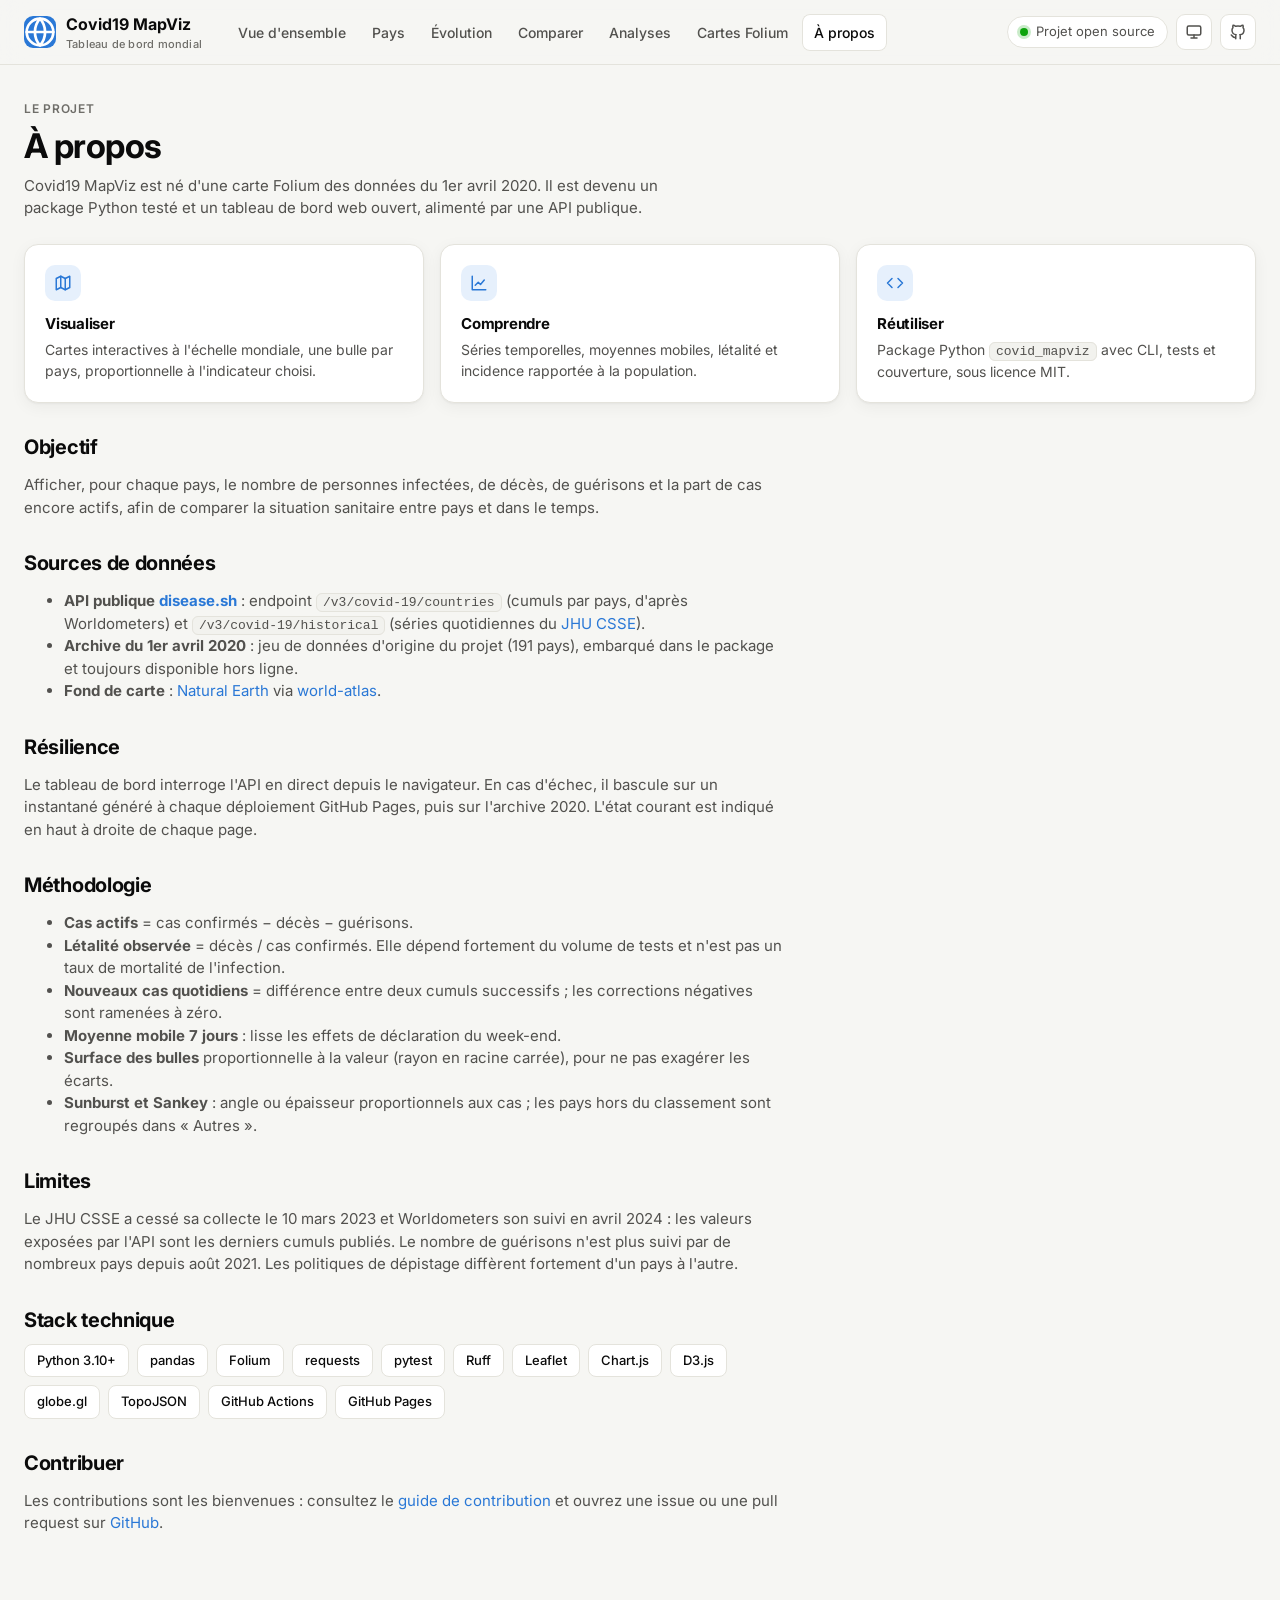
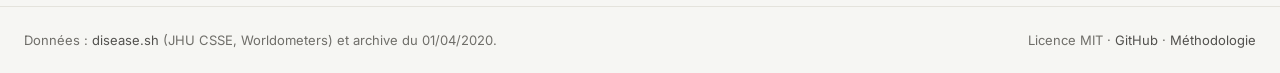
<file: web/a-propos.html>
<!doctype html>
<html lang="fr">
  <head>
    <meta charset="utf-8" />
    <meta name="viewport" content="width=device-width, initial-scale=1" />
    <title>Covid19 MapViz · À propos</title>
    <meta
      name="description"
      content="Objectif du projet, sources de données, méthodologie de calcul, limites et stack technique de Covid19 MapViz."
    />
    <link rel="icon" href="assets/img/favicon.svg" type="image/svg+xml" />
    <link rel="preconnect" href="https://fonts.googleapis.com" />
    <link rel="preconnect" href="https://fonts.gstatic.com" crossorigin />
    <link
      rel="stylesheet"
      href="https://fonts.googleapis.com/css2?family=Inter:wght@400;500;600;700&display=swap"
    />
    <link rel="stylesheet" href="assets/css/style.css" />
  </head>
  <body>
    <div data-header></div>
    <main>
      <div class="container">
        <div class="page-head">
          <div>
            <div class="eyebrow">Le projet</div>
            <h1>À propos</h1>
            <p>
              Covid19 MapViz est né d'une carte Folium des données du 1er avril 2020. Il est devenu un package
              Python testé et un tableau de bord web ouvert, alimenté par une API publique.
            </p>
          </div>
        </div>

        <section class="grid cols-3" style="margin-bottom: 32px">
          <article class="card feature">
            <div class="feature__icon" data-icon="map"></div>
            <h3>Visualiser</h3>
            <p>
              Cartes interactives à l'échelle mondiale, une bulle par pays, proportionnelle à l'indicateur
              choisi.
            </p>
          </article>
          <article class="card feature">
            <div class="feature__icon" data-icon="chart"></div>
            <h3>Comprendre</h3>
            <p>Séries temporelles, moyennes mobiles, létalité et incidence rapportée à la population.</p>
          </article>
          <article class="card feature">
            <div class="feature__icon" data-icon="code"></div>
            <h3>Réutiliser</h3>
            <p>
              Package Python <code class="code">covid_mapviz</code> avec CLI, tests et couverture, sous
              licence MIT.
            </p>
          </article>
        </section>

        <div class="prose">
          <h2>Objectif</h2>
          <p>
            Afficher, pour chaque pays, le nombre de personnes infectées, de décès, de guérisons et la part de
            cas encore actifs, afin de comparer la situation sanitaire entre pays et dans le temps.
          </p>

          <h2>Sources de données</h2>
          <ul>
            <li>
              <strong>API publique <a href="https://disease.sh/docs/">disease.sh</a></strong> : endpoint
              <code>/v3/covid-19/countries</code> (cumuls par pays, d'après Worldometers) et
              <code>/v3/covid-19/historical</code> (séries quotidiennes du
              <a href="https://github.com/CSSEGISandData/COVID-19">JHU CSSE</a>).
            </li>
            <li>
              <strong>Archive du 1er avril 2020</strong> : jeu de données d'origine du projet (191 pays),
              embarqué dans le package et toujours disponible hors ligne.
            </li>
            <li>
              <strong>Fond de carte</strong> :
              <a href="https://www.naturalearthdata.com/">Natural Earth</a> via
              <a href="https://github.com/topojson/world-atlas">world-atlas</a>.
            </li>
          </ul>

          <h2>Résilience</h2>
          <p>
            Le tableau de bord interroge l'API en direct depuis le navigateur. En cas d'échec, il bascule sur
            un instantané généré à chaque déploiement GitHub Pages, puis sur l'archive 2020. L'état courant
            est indiqué en haut à droite de chaque page.
          </p>

          <h2>Méthodologie</h2>
          <ul>
            <li><strong>Cas actifs</strong> = cas confirmés − décès − guérisons.</li>
            <li>
              <strong>Létalité observée</strong> = décès / cas confirmés. Elle dépend fortement du volume de
              tests et n'est pas un taux de mortalité de l'infection.
            </li>
            <li>
              <strong>Nouveaux cas quotidiens</strong> = différence entre deux cumuls successifs ; les
              corrections négatives sont ramenées à zéro.
            </li>
            <li><strong>Moyenne mobile 7 jours</strong> : lisse les effets de déclaration du week-end.</li>
            <li>
              <strong>Surface des bulles</strong> proportionnelle à la valeur (rayon en racine carrée), pour
              ne pas exagérer les écarts.
            </li>
            <li>
              <strong>Sunburst et Sankey</strong> : angle ou épaisseur proportionnels aux cas ; les pays hors
              du classement sont regroupés dans « Autres ».
            </li>
          </ul>

          <h2>Limites</h2>
          <p>
            Le JHU CSSE a cessé sa collecte le 10 mars 2023 et Worldometers son suivi en avril 2024 : les
            valeurs exposées par l'API sont les derniers cumuls publiés. Le nombre de guérisons n'est plus
            suivi par de nombreux pays depuis août 2021. Les politiques de dépistage diffèrent fortement d'un
            pays à l'autre.
          </p>

          <h2>Stack technique</h2>
          <ul class="stack">
            <li>Python 3.10+</li>
            <li>pandas</li>
            <li>Folium</li>
            <li>requests</li>
            <li>pytest</li>
            <li>Ruff</li>
            <li>Leaflet</li>
            <li>Chart.js</li>
            <li>D3.js</li>
            <li>globe.gl</li>
            <li>TopoJSON</li>
            <li>GitHub Actions</li>
            <li>GitHub Pages</li>
          </ul>

          <h2>Contribuer</h2>
          <p>
            Les contributions sont les bienvenues : consultez le
            <a href="https://github.com/Aziguy/Covid19_MapViz/blob/master/CONTRIBUTING.md"
              >guide de contribution</a
            >
            et ouvrez une issue ou une pull request sur
            <a href="https://github.com/Aziguy/Covid19_MapViz">GitHub</a>.
          </p>
        </div>
      </div>
    </main>
    <div data-footer></div>
    <script type="module">
      import { icon, setStatus } from "./assets/js/core.js";
      document.querySelectorAll("[data-icon]").forEach((el) => (el.innerHTML = icon(el.dataset.icon)));
      setStatus({ state: "live", label: "Projet open source" });
    </script>
  </body>
</html>
</file>
<file: web/assets/css/style.css>
:root {
  color-scheme: light;
  --page: #f6f6f3;
  --surface: #ffffff;
  --surface-2: #f2f2ee;
  --surface-3: #e9e8e2;
  --ink: #0b0b0b;
  --ink-2: #52514e;
  --ink-3: #6f6e69;
  --line: #e4e3dc;
  --line-strong: #c9c8bf;
  --ring: rgba(11, 11, 11, 0.08);
  --shadow: 0 1px 2px rgba(16, 16, 12, 0.04), 0 4px 16px rgba(16, 16, 12, 0.05);
  --accent: #2a78d6;
  --accent-ink: #ffffff;
  --accent-soft: #e6f0fc;
  --c-cases: #2a78d6;
  --c-deaths: #e34948;
  --c-recovered: #1baf7a;
  --c-active: #6250d6;
  --c-s1: #2a78d6;
  --c-s2: #eb6834;
  --c-s3: #1baf7a;
  --cat-1: #2a78d6;
  --cat-2: #eb6834;
  --cat-3: #1baf7a;
  --cat-4: #eda100;
  --cat-5: #e87ba4;
  --cat-6: #008300;
  --cat-other: #a8a69e;
  --good: #006300;
  --bad: #b42323;
  --map-sea: #eef2f6;
  --map-land: #ffffff;
  --map-border: #d5d9de;
  --globe-body: #dfe7f1;
  --globe-land: #8aa1ba;
  --globe-glow: #6aa6ec;
  --grid: #ecebe5;
  --radius: 14px;
  --radius-sm: 10px;
  --gutter: 24px;
  --max: 1280px;
  --header-h: 64px;
  --font: "Inter", system-ui, -apple-system, "Segoe UI", Roboto, sans-serif;
}

@media (prefers-color-scheme: dark) {
  :root:not([data-theme="light"]) {
    color-scheme: dark;
    --page: #0f0f0e;
    --surface: #1a1a19;
    --surface-2: #232321;
    --surface-3: #2c2c2a;
    --ink: #f0efec;
    --ink-2: #c3c2b7;
    --ink-3: #9a998f;
    --line: #2c2c2a;
    --line-strong: #3d3d3a;
    --ring: rgba(255, 255, 255, 0.08);
    --shadow: 0 1px 2px rgba(0, 0, 0, 0.3), 0 4px 16px rgba(0, 0, 0, 0.25);
    --accent: #3987e5;
    --accent-soft: #1b2a3d;
    --c-cases: #3987e5;
    --c-deaths: #e66767;
    --c-recovered: #199e70;
    --c-active: #9085e9;
    --c-s1: #3987e5;
    --c-s2: #d95926;
    --c-s3: #199e70;
    --cat-1: #3987e5;
    --cat-2: #d95926;
    --cat-3: #199e70;
    --cat-4: #c98500;
    --cat-5: #d55181;
    --cat-6: #008300;
    --cat-other: #6f6e69;
    --good: #0ca30c;
    --bad: #e66767;
    --map-sea: #121417;
    --map-land: #24262a;
    --map-border: #34373c;
    --globe-body: #0e1826;
    --globe-land: #4c6580;
    --globe-glow: #3987e5;
    --grid: #262624;
  }
}

:root[data-theme="dark"] {
  color-scheme: dark;
  --page: #0f0f0e;
  --surface: #1a1a19;
  --surface-2: #232321;
  --surface-3: #2c2c2a;
  --ink: #f0efec;
  --ink-2: #c3c2b7;
  --ink-3: #9a998f;
  --line: #2c2c2a;
  --line-strong: #3d3d3a;
  --ring: rgba(255, 255, 255, 0.08);
  --shadow: 0 1px 2px rgba(0, 0, 0, 0.3), 0 4px 16px rgba(0, 0, 0, 0.25);
  --accent: #3987e5;
  --accent-soft: #1b2a3d;
  --c-cases: #3987e5;
  --c-deaths: #e66767;
  --c-recovered: #199e70;
  --c-active: #9085e9;
  --c-s1: #3987e5;
  --c-s2: #d95926;
  --c-s3: #199e70;
  --cat-1: #3987e5;
  --cat-2: #d95926;
  --cat-3: #199e70;
  --cat-4: #c98500;
  --cat-5: #d55181;
  --cat-6: #008300;
  --cat-other: #6f6e69;
  --good: #0ca30c;
  --bad: #e66767;
  --map-sea: #121417;
  --map-land: #24262a;
  --map-border: #34373c;
  --globe-body: #0e1826;
  --globe-land: #4c6580;
  --globe-glow: #3987e5;
  --grid: #262624;
}

*,
*::before,
*::after {
  box-sizing: border-box;
}

html {
  -webkit-text-size-adjust: 100%;
}

body {
  margin: 0;
  background: var(--page);
  color: var(--ink);
  font: 400 15px/1.5 var(--font);
  -webkit-font-smoothing: antialiased;
  min-height: 100vh;
  display: flex;
  flex-direction: column;
}

a {
  color: var(--accent);
  text-decoration: none;
}

a:hover {
  text-decoration: underline;
}

h1,
h2,
h3 {
  margin: 0;
  letter-spacing: -0.015em;
  line-height: 1.2;
}

button,
input,
select {
  font: inherit;
  color: inherit;
}

:focus-visible {
  outline: 2px solid var(--accent);
  outline-offset: 2px;
}

.sr-only {
  position: absolute;
  width: 1px;
  height: 1px;
  overflow: hidden;
  clip: rect(0 0 0 0);
  white-space: nowrap;
}

.container {
  width: 100%;
  max-width: var(--max);
  margin: 0 auto;
  padding: 0 var(--gutter);
}

/* Header */
.header {
  position: sticky;
  top: 0;
  z-index: 1000;
  background: color-mix(in srgb, var(--page) 82%, transparent);
  backdrop-filter: saturate(160%) blur(12px);
  -webkit-backdrop-filter: saturate(160%) blur(12px);
  border-bottom: 1px solid var(--line);
}

.header__inner {
  height: var(--header-h);
  display: flex;
  align-items: center;
  gap: 24px;
}

.brand {
  display: flex;
  align-items: center;
  gap: 10px;
  color: var(--ink);
  font-weight: 700;
  font-size: 16px;
  white-space: nowrap;
}

.brand:hover {
  text-decoration: none;
}

.brand__logo {
  width: 32px;
  height: 32px;
  border-radius: 9px;
  display: grid;
  place-items: center;
  background: var(--accent);
  color: #fff;
}

.brand small {
  display: block;
  font-size: 11px;
  font-weight: 500;
  color: var(--ink-3);
  letter-spacing: 0.02em;
}

.nav {
  display: flex;
  gap: 2px;
  margin-right: auto;
}

.nav a {
  padding: 8px 12px;
  border-radius: 8px;
  color: var(--ink-2);
  font-weight: 500;
  font-size: 14px;
  white-space: nowrap;
}

.nav a:hover {
  background: var(--surface-2);
  color: var(--ink);
  text-decoration: none;
}

.nav a[aria-current="page"] {
  background: var(--surface);
  color: var(--ink);
  box-shadow: inset 0 0 0 1px var(--line);
}

.header__actions {
  display: flex;
  align-items: center;
  gap: 8px;
}

.icon-btn {
  width: 36px;
  height: 36px;
  display: grid;
  place-items: center;
  border-radius: 9px;
  border: 1px solid var(--line);
  background: var(--surface);
  cursor: pointer;
  color: var(--ink-2);
}

.icon-btn:hover {
  color: var(--ink);
  border-color: var(--line-strong);
}

.icon-btn svg,
.btn svg {
  width: 18px;
  height: 18px;
}

/* Page */
main {
  flex: 1;
  padding: 32px 0 56px;
}

.page-head {
  display: flex;
  align-items: flex-end;
  justify-content: space-between;
  gap: 16px 24px;
  flex-wrap: wrap;
  margin-bottom: 24px;
}

.eyebrow {
  display: inline-flex;
  align-items: center;
  gap: 8px;
  font-size: 12px;
  font-weight: 600;
  letter-spacing: 0.06em;
  text-transform: uppercase;
  color: var(--ink-3);
  margin-bottom: 8px;
}

.page-head h1 {
  font-size: clamp(26px, 3.2vw, 34px);
  font-weight: 700;
}

.page-head p {
  margin: 8px 0 0;
  color: var(--ink-2);
  max-width: 640px;
}

.toolbar {
  display: flex;
  align-items: center;
  gap: 8px;
  flex-wrap: wrap;
}

/* Status pill */
.status {
  display: inline-flex;
  align-items: center;
  gap: 8px;
  height: 32px;
  padding: 0 12px;
  border-radius: 999px;
  background: var(--surface);
  border: 1px solid var(--line);
  font-size: 13px;
  color: var(--ink-2);
  white-space: nowrap;
}

.status__dot {
  width: 8px;
  height: 8px;
  border-radius: 50%;
  background: var(--ink-3);
}

.status[data-state="live"] .status__dot {
  background: #0ca30c;
  box-shadow: 0 0 0 3px color-mix(in srgb, #0ca30c 22%, transparent);
}

.status[data-state="snapshot"] .status__dot {
  background: #fab219;
}

.status[data-state="archive"] .status__dot {
  background: var(--c-active);
}

/* Segmented control */
.segmented {
  display: inline-flex;
  max-width: 100%;
  overflow-x: auto;
  scrollbar-width: none;
  padding: 3px;
  gap: 2px;
  border-radius: 10px;
  background: var(--surface-2);
  border: 1px solid var(--line);
}

.segmented button {
  border: 0;
  background: transparent;
  height: 30px;
  padding: 0 12px;
  border-radius: 7px;
  font-size: 13px;
  font-weight: 500;
  color: var(--ink-2);
  cursor: pointer;
  white-space: nowrap;
}

.segmented button:hover {
  color: var(--ink);
}

.segmented button[aria-pressed="true"] {
  background: var(--surface);
  color: var(--ink);
  box-shadow:
    0 1px 2px rgba(0, 0, 0, 0.08),
    0 0 0 1px var(--ring);
}

.swatch {
  display: inline-block;
  width: 8px;
  height: 8px;
  border-radius: 50%;
  margin-right: 6px;
  vertical-align: 1px;
}

/* Form controls */
.input,
.select {
  height: 38px;
  padding: 0 12px;
  border-radius: 10px;
  border: 1px solid var(--line);
  background: var(--surface);
  min-width: 0;
}

.input:hover,
.select:hover {
  border-color: var(--line-strong);
}

.search {
  position: relative;
}

.search svg {
  position: absolute;
  left: 11px;
  top: 50%;
  width: 16px;
  height: 16px;
  transform: translateY(-50%);
  color: var(--ink-3);
  pointer-events: none;
}

.search .input {
  padding-left: 34px;
  width: 260px;
}

.btn {
  display: inline-flex;
  align-items: center;
  gap: 8px;
  height: 38px;
  padding: 0 14px;
  border-radius: 10px;
  border: 1px solid var(--line);
  background: var(--surface);
  font-weight: 500;
  font-size: 14px;
  color: var(--ink);
  cursor: pointer;
  white-space: nowrap;
}

.btn:hover {
  border-color: var(--line-strong);
  text-decoration: none;
}

.btn--primary {
  background: var(--accent);
  border-color: var(--accent);
  color: var(--accent-ink);
}

.btn--primary:hover {
  filter: brightness(1.06);
}

/* Grid & cards */
.grid {
  display: grid;
  gap: 16px;
}

.kpis {
  grid-template-columns: repeat(5, minmax(0, 1fr));
  margin-bottom: 16px;
}

.layout-main {
  grid-template-columns: minmax(0, 1fr) 360px;
  align-items: start;
}

.cols-2 {
  grid-template-columns: repeat(2, minmax(0, 1fr));
}

.cols-3 {
  grid-template-columns: repeat(3, minmax(0, 1fr));
}

.card {
  background: var(--surface);
  border: 1px solid var(--line);
  border-radius: var(--radius);
  box-shadow: var(--shadow);
  min-width: 0;
}

.card__head {
  display: flex;
  align-items: center;
  justify-content: space-between;
  gap: 12px;
  flex-wrap: wrap;
  padding: 16px 20px 0;
}

.card__head h2 {
  font-size: 15px;
  font-weight: 600;
}

.card__head p {
  margin: 2px 0 0;
  font-size: 13px;
  color: var(--ink-3);
}

.card__body {
  padding: 16px 20px 20px;
}

.card__foot {
  padding: 12px 20px;
  border-top: 1px solid var(--line);
  font-size: 12px;
  color: var(--ink-3);
}

/* KPI tile */
.kpi {
  padding: 16px 18px 18px;
  position: relative;
  overflow: hidden;
}

.kpi::before {
  content: "";
  position: absolute;
  inset: 0 auto 0 0;
  width: 3px;
  background: var(--kpi-color, var(--line-strong));
}

.kpi__label {
  display: flex;
  align-items: center;
  gap: 8px;
  font-size: 13px;
  font-weight: 500;
  color: var(--ink-2);
}

.kpi__value {
  margin-top: 8px;
  font-size: clamp(22px, 2.2vw, 28px);
  font-weight: 700;
  letter-spacing: -0.02em;
  line-height: 1.1;
  white-space: nowrap;
}

.kpi__meta {
  margin-top: 6px;
  font-size: 12.5px;
  color: var(--ink-3);
  white-space: nowrap;
  overflow: hidden;
  text-overflow: ellipsis;
}

.kpi__meta strong {
  color: var(--ink-2);
  font-weight: 600;
}

.delta-up {
  color: var(--bad);
  font-weight: 600;
}

/* Map */
.map {
  height: 520px;
  border-radius: 0 0 var(--radius) var(--radius);
  background: var(--map-sea);
  z-index: 0;
}

.map-card .card__head {
  padding-bottom: 16px;
  border-bottom: 1px solid var(--line);
}

.map-wrap {
  position: relative;
}

.globe {
  height: 520px;
  border-radius: 0 0 var(--radius) var(--radius);
  background: radial-gradient(circle at 50% 50%, var(--surface) 0%, var(--map-sea) 70%);
  overflow: hidden;
  cursor: grab;
}

.map[hidden],
.globe[hidden] {
  display: none;
}

.globe:active {
  cursor: grabbing;
}

.globe .scene-tooltip {
  font: inherit;
}

.globe-tip {
  padding: 8px 12px;
  border-radius: var(--radius-sm);
  background: var(--surface);
  border: 1px solid var(--line);
  box-shadow: var(--shadow);
  color: var(--ink-2);
  font-size: 13px;
  line-height: 1.5;
}

.globe-tip strong {
  display: block;
  color: var(--ink);
}

.globe-status {
  display: grid;
  place-items: center;
  height: 100%;
  color: var(--ink-3);
  font-size: 14px;
}

.legend {
  position: absolute;
  left: 12px;
  bottom: 12px;
  pointer-events: none;
  z-index: 500;
  background: var(--surface);
  border: 1px solid var(--line);
  border-radius: var(--radius-sm);
  padding: 8px 10px;
  font-size: 11px;
  color: var(--ink-2);
  box-shadow: var(--shadow);
}

.legend__title {
  font-size: 12px;
  font-weight: 600;
  color: var(--ink);
  margin-bottom: 6px;
}

.legend__sizes {
  display: flex;
  align-items: flex-end;
  gap: 12px;
}

.legend__size {
  display: flex;
  flex-direction: column;
  align-items: center;
  gap: 4px;
  font-variant-numeric: tabular-nums;
}

.legend__size i {
  display: block;
  border-radius: 50%;
  border: 1.5px solid var(--legend-color);
  background: color-mix(in srgb, var(--legend-color) 30%, transparent);
}

.leaflet-container {
  font: inherit;
  background: var(--map-sea);
}

.leaflet-tooltip,
.leaflet-popup-content-wrapper {
  background: var(--surface);
  color: var(--ink);
  border: 1px solid var(--line);
  border-radius: var(--radius-sm);
  box-shadow: var(--shadow);
}

.leaflet-tooltip {
  padding: 6px 10px;
  font-size: 13px;
}

.leaflet-tooltip-top::before {
  border-top-color: var(--surface);
}

.leaflet-popup-tip {
  background: var(--surface);
}

.leaflet-popup-content {
  margin: 14px 16px;
  font-size: 13px;
  line-height: 1.5;
}

.leaflet-bar a,
.leaflet-bar a:hover {
  background: var(--surface);
  color: var(--ink);
  border-bottom-color: var(--line);
}

.leaflet-bar {
  border: 1px solid var(--line) !important;
  box-shadow: var(--shadow) !important;
  border-radius: var(--radius-sm) !important;
  overflow: hidden;
}

.leaflet-control-attribution {
  font-size: 11px;
  background: color-mix(in srgb, var(--surface) 80%, transparent) !important;
  color: var(--ink-3) !important;
}

.pop h3 {
  display: flex;
  align-items: center;
  gap: 8px;
  font-size: 15px;
  margin-bottom: 8px;
}

.pop dl {
  display: grid;
  grid-template-columns: auto auto;
  gap: 2px 16px;
  margin: 0;
}

.pop dt {
  color: var(--ink-3);
}

.pop dd {
  margin: 0;
  text-align: right;
  font-weight: 600;
  font-variant-numeric: tabular-nums;
}

.pop a {
  display: inline-block;
  margin-top: 10px;
  font-weight: 600;
}

/* Ranking */
.rank {
  list-style: none;
  margin: 0;
  padding: 0;
  counter-reset: rank;
}

.rank li {
  display: grid;
  grid-template-columns: 20px minmax(0, 1fr) auto;
  align-items: center;
  column-gap: 10px;
  row-gap: 6px;
  padding: 9px 0;
  border-bottom: 1px solid var(--line);
  font-size: 14px;
}

.rank li:last-child {
  border-bottom: 0;
}

.rank__pos {
  color: var(--ink-3);
  font-size: 12px;
  font-variant-numeric: tabular-nums;
}

.rank__name {
  display: flex;
  align-items: center;
  gap: 10px;
  min-width: 0;
  color: inherit;
}

.rank__name span {
  overflow: hidden;
  text-overflow: ellipsis;
  white-space: nowrap;
  font-weight: 500;
}

.rank__value {
  font-variant-numeric: tabular-nums;
  font-weight: 600;
}

.rank__bar {
  grid-column: 2 / 4;
  height: 6px;
  border-radius: 3px;
  background: var(--surface-2);
  overflow: hidden;
}

.rank__bar span {
  display: block;
  height: 100%;
  border-radius: 3px;
  background: var(--bar-color, var(--accent));
}

.flag {
  width: 22px;
  height: 15px;
  border-radius: 3px;
  object-fit: cover;
  box-shadow: 0 0 0 1px var(--ring);
  background: var(--surface-2);
  flex: none;
}

.flag--empty {
  display: none;
}

/* Bars */
.bars {
  display: grid;
  gap: 14px;
}

.bars__row {
  display: grid;
  grid-template-columns: minmax(0, 1fr) auto;
  gap: 6px 12px;
  font-size: 14px;
}

.bars__row span:nth-child(2) {
  font-variant-numeric: tabular-nums;
  color: var(--ink-2);
}

.bars__track {
  grid-column: 1 / -1;
  height: 8px;
  background: var(--surface-2);
  border-radius: 4px;
  overflow: hidden;
}

.bars__track span {
  display: block;
  height: 100%;
  background: var(--bar-color, var(--accent));
  border-radius: 4px;
}

/* Table */
.table-wrap {
  overflow: auto;
  max-height: 72vh;
  border-radius: 0 0 var(--radius) var(--radius);
}

.table {
  width: 100%;
  border-collapse: separate;
  border-spacing: 0;
  font-size: 13.5px;
  font-variant-numeric: tabular-nums;
}

.table th,
.table td {
  padding: 11px 10px;
  text-align: right;
  white-space: nowrap;
  border-bottom: 1px solid var(--line);
}

.table th:first-child,
.table td:first-child,
.table th:nth-child(2),
.table td:nth-child(2) {
  text-align: left;
}

.table thead th {
  position: sticky;
  top: 0;
  z-index: 1;
  background: var(--surface-2);
  font-size: 12px;
  font-weight: 600;
  color: var(--ink-2);
  text-transform: uppercase;
  letter-spacing: 0.04em;
}

.table thead button {
  all: unset;
  cursor: pointer;
  display: inline-flex;
  align-items: center;
  gap: 4px;
}

.table thead button::after {
  content: "";
  width: 0;
  height: 0;
  border: 4px solid transparent;
  opacity: 0.35;
  border-top-color: currentColor;
  transform: translateY(2px);
}

.table th[aria-sort="ascending"] button::after {
  border-top-color: transparent;
  border-bottom-color: currentColor;
  transform: translateY(-2px);
  opacity: 1;
}

.table th[aria-sort="descending"] button::after {
  opacity: 1;
}

.table tbody tr {
  cursor: pointer;
}

.table tbody tr:hover td {
  background: var(--surface-2);
}

.table tbody tr[aria-selected="true"] td {
  background: var(--accent-soft);
}

.table th:first-child,
.table td:first-child {
  color: var(--ink-3);
  width: 44px;
  padding-left: 20px;
}

.country-cell {
  font-variant-numeric: normal;
  display: flex;
  align-items: center;
  gap: 10px;
  font-weight: 500;
}

.muted {
  color: var(--ink-3);
}

.pill {
  display: inline-block;
  padding: 2px 8px;
  border-radius: 999px;
  font-size: 12px;
  font-weight: 600;
  background: var(--surface-2);
  color: var(--ink-2);
}

/* Detail panel */
.split {
  display: grid;
  grid-template-columns: minmax(0, 1fr) 360px;
  gap: 16px;
  align-items: start;
}

.detail {
  position: sticky;
  top: calc(var(--header-h) + 16px);
}

.detail__head {
  display: flex;
  align-items: center;
  gap: 12px;
  padding: 18px 20px;
  border-bottom: 1px solid var(--line);
}

.detail__head .flag {
  width: 36px;
  height: 24px;
  border-radius: 4px;
}

.detail__head h2 {
  font-size: 18px;
}

.detail__head p {
  margin: 2px 0 0;
  font-size: 13px;
  color: var(--ink-3);
}

.mini {
  display: grid;
  grid-template-columns: repeat(2, minmax(0, 1fr));
  gap: 1px;
  background: var(--line);
  border-bottom: 1px solid var(--line);
}

.mini div {
  background: var(--surface);
  padding: 12px 20px;
}

.mini dt {
  font-size: 12px;
  color: var(--ink-3);
}

.mini dd {
  margin: 2px 0 0;
  font-size: 17px;
  font-weight: 700;
  font-variant-numeric: tabular-nums;
}

/* Charts */
.chart {
  position: relative;
  height: 300px;
}

.chart--sm {
  height: 220px;
}

.chart--lg {
  height: 380px;
}

.empty {
  display: grid;
  place-items: center;
  text-align: center;
  min-height: 160px;
  color: var(--ink-3);
  font-size: 14px;
  padding: 24px;
}

.skeleton {
  background: linear-gradient(90deg, var(--surface-2) 25%, var(--surface-3) 37%, var(--surface-2) 63%);
  background-size: 400% 100%;
  animation: shimmer 1.4s ease infinite;
  border-radius: 6px;
  color: transparent !important;
}

@keyframes shimmer {
  0% {
    background-position: 100% 50%;
  }
  100% {
    background-position: 0 50%;
  }
}

/* Chips */
.chips {
  display: flex;
  flex-wrap: wrap;
  gap: 8px;
}

.chip {
  display: inline-flex;
  align-items: center;
  gap: 8px;
  height: 34px;
  padding: 0 6px 0 12px;
  border-radius: 999px;
  border: 1px solid var(--line);
  background: var(--surface);
  font-size: 14px;
  font-weight: 500;
}

.chip button {
  width: 22px;
  height: 22px;
  border: 0;
  border-radius: 50%;
  background: var(--surface-2);
  cursor: pointer;
  display: grid;
  place-items: center;
  color: var(--ink-2);
}

.chip button:hover {
  background: var(--surface-3);
  color: var(--ink);
}

/* Tabs */
.tabs {
  display: flex;
  gap: 4px;
  border-bottom: 1px solid var(--line);
  padding: 0 20px;
  overflow-x: auto;
}

.tabs button {
  border: 0;
  background: none;
  padding: 14px 4px;
  margin-right: 16px;
  font-weight: 500;
  font-size: 14px;
  color: var(--ink-2);
  cursor: pointer;
  border-bottom: 2px solid transparent;
  margin-bottom: -1px;
  white-space: nowrap;
}

.tabs button[aria-selected="true"] {
  color: var(--ink);
  border-bottom-color: var(--accent);
}

.tabs button:disabled {
  opacity: 0.45;
  cursor: not-allowed;
}

.frame {
  display: block;
  width: 100%;
  height: 640px;
  border: 0;
  border-radius: 0 0 var(--radius) var(--radius);
  background: var(--map-sea);
}

/* Prose */
.prose {
  max-width: 760px;
}

.prose h2 {
  font-size: 20px;
  margin: 32px 0 12px;
}

.prose h2:first-child {
  margin-top: 0;
}

.prose p,
.prose li {
  color: var(--ink-2);
}

.prose code,
.code {
  font-family: ui-monospace, "SFMono-Regular", Menlo, Consolas, monospace;
  font-size: 13px;
  background: var(--surface-2);
  border: 1px solid var(--line);
  border-radius: 6px;
  padding: 1px 6px;
}

pre.code {
  padding: 14px 16px;
  overflow: auto;
  line-height: 1.6;
}

.feature {
  padding: 20px;
}

.feature__icon {
  width: 36px;
  height: 36px;
  border-radius: 10px;
  display: grid;
  place-items: center;
  background: var(--accent-soft);
  color: var(--accent);
  margin-bottom: 14px;
}

.feature__icon svg {
  width: 18px;
  height: 18px;
}

.feature h3 {
  font-size: 15px;
  margin-bottom: 6px;
}

.feature p {
  margin: 0;
  color: var(--ink-2);
  font-size: 14px;
}

.notice {
  display: flex;
  gap: 12px;
  align-items: flex-start;
  padding: 12px 16px;
  margin-bottom: 16px;
  border-radius: var(--radius-sm);
  background: var(--surface);
  border: 1px solid var(--line);
  font-size: 13.5px;
  color: var(--ink-2);
}

.notice svg {
  width: 18px;
  height: 18px;
  flex: none;
  margin-top: 1px;
  color: var(--accent);
}

.notice[hidden] {
  display: none;
}

.stack {
  display: flex;
  flex-wrap: wrap;
  gap: 8px;
  padding: 0;
  margin: 0;
  list-style: none;
}

.stack li {
  padding: 6px 12px;
  border-radius: 8px;
  background: var(--surface);
  border: 1px solid var(--line);
  font-size: 13px;
  font-weight: 500;
  color: var(--ink);
}

/* Analyses */
.viz-tip {
  position: fixed;
  z-index: 2000;
  pointer-events: none;
  min-width: 160px;
  padding: 8px 12px;
  border-radius: var(--radius-sm);
  background: var(--surface);
  border: 1px solid var(--line);
  box-shadow: var(--shadow);
  font-size: 13px;
  color: var(--ink-2);
  opacity: 0;
  transition: opacity 0.12s;
}

.viz-tip strong {
  display: block;
  color: var(--ink);
  margin-bottom: 2px;
}

.viz-tip[data-show="true"] {
  opacity: 1;
}

.sunburst-layout {
  display: grid;
  grid-template-columns: minmax(0, 1fr) 340px;
  gap: 24px;
  align-items: center;
}

.sunburst {
  display: block;
  width: 100%;
  max-width: 520px;
  margin: 0 auto;
  overflow: visible;
}

.sunburst path,
.sankey path,
.sankey rect {
  cursor: pointer;
  transition: opacity 0.15s;
}

.sunburst text,
.sankey text {
  font: 500 11px var(--font);
  fill: var(--ink);
  pointer-events: none;
}

.sunburst .center-value {
  font-size: 24px;
  font-weight: 700;
}

.sunburst .center-label {
  font-size: 12px;
  fill: var(--ink-3);
}

.crumbs {
  display: flex;
  align-items: center;
  flex-wrap: wrap;
  gap: 6px;
  font-size: 13px;
  color: var(--ink-3);
  margin-bottom: 12px;
}

.crumbs button {
  border: 0;
  background: none;
  padding: 0;
  color: var(--accent);
  font-weight: 500;
  cursor: pointer;
}

.crumbs span[aria-current] {
  color: var(--ink);
  font-weight: 600;
}

.legend-list {
  list-style: none;
  margin: 0;
  padding: 0;
}

.legend-list li {
  display: grid;
  grid-template-columns: 12px minmax(0, 1fr) auto auto;
  align-items: center;
  gap: 10px;
  padding: 8px 0;
  border-bottom: 1px solid var(--line);
  font-size: 13.5px;
}

.legend-list li:last-child {
  border-bottom: 0;
}

.legend-list button {
  all: unset;
  cursor: pointer;
  overflow: hidden;
  text-overflow: ellipsis;
  white-space: nowrap;
  font-weight: 500;
}

.legend-list button:hover {
  color: var(--accent);
}

.legend-list button:focus-visible {
  outline: 2px solid var(--accent);
}

.legend-list i {
  width: 12px;
  height: 12px;
  border-radius: 3px;
}

.legend-list .num {
  font-variant-numeric: tabular-nums;
  font-weight: 600;
  text-align: right;
}

.legend-list .share {
  font-variant-numeric: tabular-nums;
  color: var(--ink-3);
  min-width: 52px;
  text-align: right;
}

.sankey {
  display: block;
  width: 100%;
  overflow: visible;
}

.sankey .link {
  fill: none;
  stroke-opacity: 0.32;
}

.sankey .link:hover {
  stroke-opacity: 0.6;
}

.sankey .value {
  fill: var(--ink-3);
  font-weight: 400;
}

.inline-legend {
  display: flex;
  flex-wrap: wrap;
  gap: 6px 16px;
  font-size: 13px;
  color: var(--ink-2);
}

/* Footer */
.footer {
  border-top: 1px solid var(--line);
  padding: 24px 0;
  font-size: 13px;
  color: var(--ink-3);
}

.footer .container {
  display: flex;
  justify-content: space-between;
  gap: 12px;
  flex-wrap: wrap;
}

.footer a {
  color: var(--ink-2);
}

/* Responsive */
@media (max-width: 1180px) {
  .kpis {
    grid-template-columns: repeat(3, minmax(0, 1fr));
  }
  .layout-main,
  .split,
  .sunburst-layout {
    grid-template-columns: minmax(0, 1fr);
  }
  .detail {
    position: static;
  }
}

@media (max-width: 860px) {
  :root {
    --gutter: 16px;
  }
  .header__inner {
    height: auto;
    flex-wrap: wrap;
    gap: 0 12px;
    padding-top: 12px;
  }
  .header__actions {
    margin-left: auto;
  }
  .nav {
    order: 3;
    width: calc(100% + 2 * var(--gutter));
    margin: 8px calc(-1 * var(--gutter)) 0;
    padding: 0 var(--gutter) 10px;
    overflow-x: auto;
    scrollbar-width: none;
  }
  .nav::-webkit-scrollbar {
    display: none;
  }
  main {
    padding-top: 24px;
  }
  .cols-2,
  .cols-3 {
    grid-template-columns: minmax(0, 1fr);
  }
  .kpis {
    grid-template-columns: repeat(2, minmax(0, 1fr));
    gap: 12px;
  }
  .kpis .kpi:first-child {
    grid-column: 1 / -1;
  }
  .map,
  .globe {
    height: 420px;
  }
  .search,
  .search .input {
    width: 100%;
  }
  .toolbar > * {
    flex: 1 1 auto;
  }
  .frame {
    height: 520px;
  }
}

@media (max-width: 560px) {
  .header__actions .status {
    width: 32px;
    padding: 0;
    justify-content: center;
  }
  .header__actions .status span:last-child {
    display: none;
  }
  .page-head .toolbar,
  .page-head .segmented {
    width: 100%;
  }
  .page-head .segmented button,
  .card__head .segmented button {
    flex: 1;
    padding: 0 8px;
  }
  .card__head .toolbar,
  .card__head .segmented {
    width: 100%;
  }
  .segmented button {
    font-size: 12.5px;
  }
  .map,
  .globe {
    height: 340px;
  }
  .legend__title {
    font-size: 11px;
  }
  .legend--3d {
    display: none;
  }
  .card__head,
  .card__body {
    padding-left: 16px;
    padding-right: 16px;
  }
}

@media (prefers-reduced-motion: reduce) {
  .skeleton {
    animation: none;
  }
}
</file>
